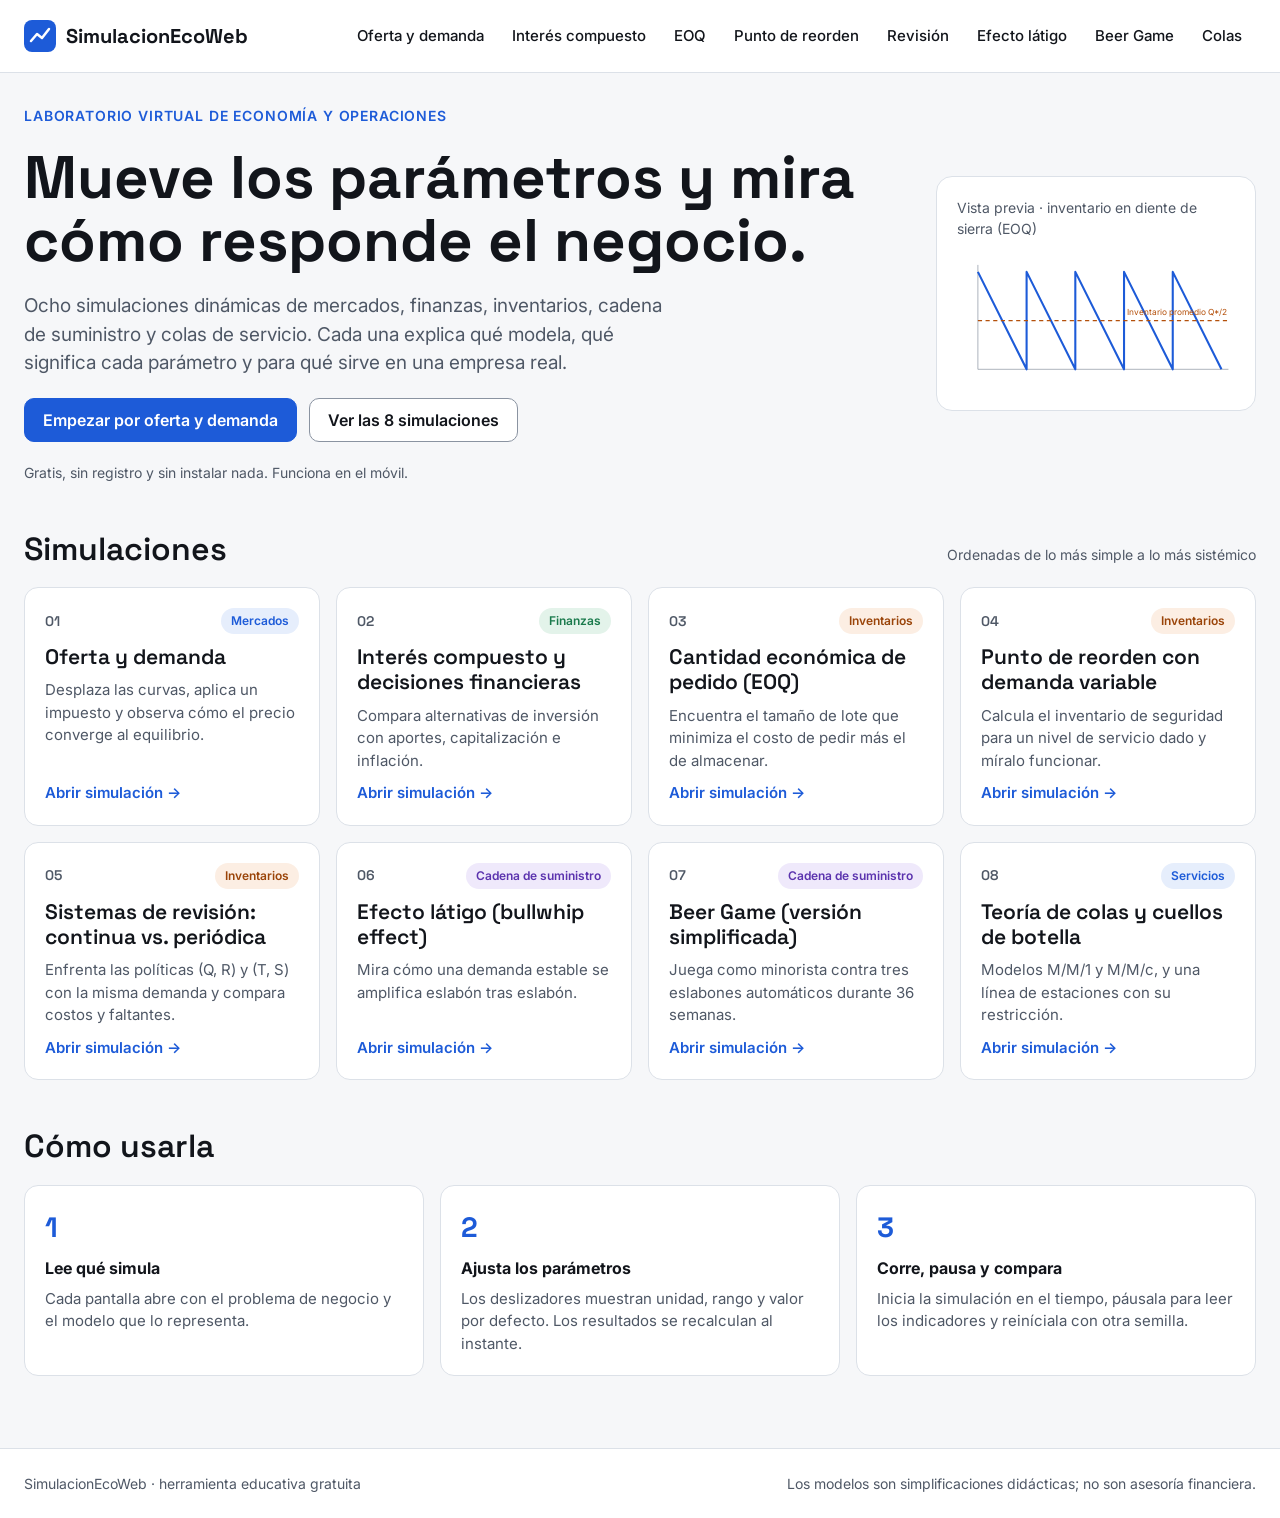
<file: public/index.html>
<!doctype html>
<html lang="es">
<head>
<meta charset="utf-8">
<meta name="viewport" content="width=device-width, initial-scale=1">
<title>SimulacionEcoWeb</title>
<meta name="description" content="SimulacionEcoWeb: ocho simulaciones dinámicas y gratuitas de economía y operaciones (oferta y demanda, interés compuesto, EOQ, punto de reorden, revisión de inventarios, efecto látigo, Beer Game y teoría de colas).">
<meta name="theme-color" content="#1D5BD8">
<link rel="icon" href="data:image/svg+xml,%3Csvg xmlns='http://www.w3.org/2000/svg' viewBox='0 0 32 32'%3E%3Crect width='32' height='32' rx='8' fill='%231D5BD8'/%3E%3Cpath d='M7 21 L13 14 L18 18 L25 9' fill='none' stroke='white' stroke-width='2.5' stroke-linecap='round' stroke-linejoin='round'/%3E%3C/svg%3E">
<link rel="preconnect" href="https://fonts.googleapis.com">
<link rel="preconnect" href="https://fonts.gstatic.com" crossorigin>
<link rel="stylesheet" href="https://fonts.googleapis.com/css2?family=Inter:wght@400;500;600;700&family=Space+Grotesk:wght@500;600;700&display=swap">
<link rel="stylesheet" href="css/tokens.css">
<link rel="stylesheet" href="css/base.css">
<link rel="stylesheet" href="css/components.css">
<link rel="modulepreload" href="js/app.js">
<script type="module" src="js/app.js"></script>
</head>
<body>
<a class="skip-link" href="#main" onclick="event.preventDefault();var m=document.querySelector('#main h1');if(m)m.focus();">Saltar al contenido</a>
<header class="site-header">
  <div class="container header-inner">
    <a class="brand" href="#/">
      <svg class="brand-logo" width="32" height="32" viewBox="0 0 32 32" aria-hidden="true" focusable="false"><rect width="32" height="32" rx="8"/><path d="M7 21 L13 14 L18 18 L25 9" fill="none" stroke-width="2.5" stroke-linecap="round" stroke-linejoin="round"/></svg>
      <span class="brand-name">SimulacionEcoWeb</span>
    </a>
    <nav class="sim-nav" aria-label="Simulaciones">
      <ul class="nav-list" id="nav-list"></ul>
      <label class="nav-select"><span class="sr-only">Ir a una simulación</span><select id="nav-select"></select></label>
    </nav>
  </div>
</header>
<main id="main" class="container" tabindex="-1">
  <noscript><p>SimulacionEcoWeb necesita JavaScript activado para ejecutar las simulaciones.</p></noscript>
</main>
<footer class="site-footer">
  <div class="container footer-inner">
    <span>SimulacionEcoWeb · herramienta educativa gratuita</span>
    <span>Los modelos son simplificaciones didácticas; no son asesoría financiera.</span>
  </div>
</footer>
</body>
</html>
</file>
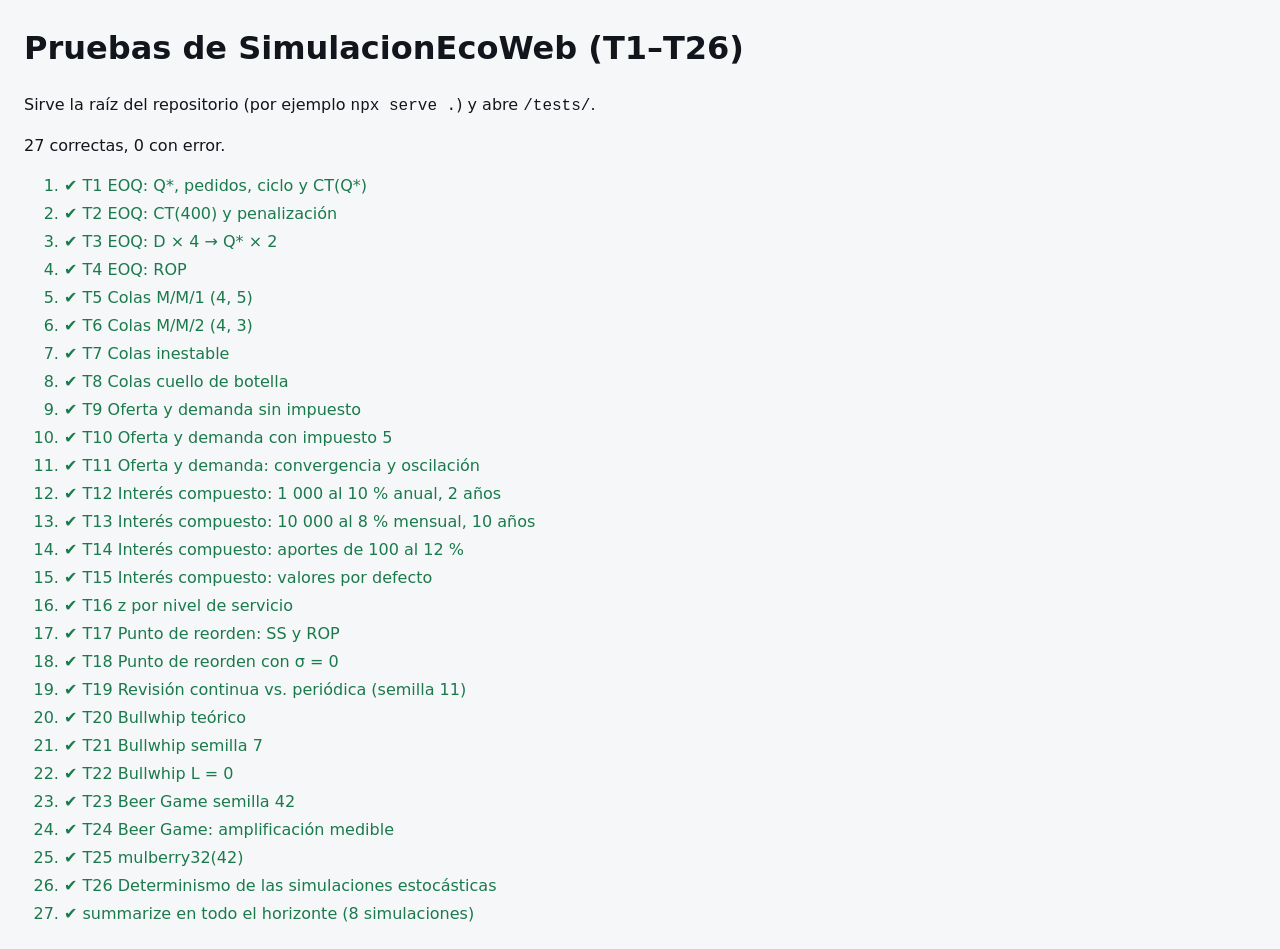
<file: tests/index.html>
<!doctype html>
<html lang="es">
<head>
<meta charset="utf-8">
<meta name="viewport" content="width=device-width, initial-scale=1">
<title>SimulacionEcoWeb · Pruebas</title>
<style>
  body { font: 16px/1.5 system-ui, sans-serif; margin: 24px; color: #12151B; background: #F6F7F9; }
  li { margin: 4px 0; } .ok { color: #1A7A4C; } .fail { color: #B3261E; } code { white-space: pre-wrap; }
</style>
</head>
<body>
<h1>Pruebas de SimulacionEcoWeb (T1–T26)</h1>
<p>Sirve la raíz del repositorio (por ejemplo <code>npx serve .</code>) y abre <code>/tests/</code>.</p>
<p id="summary" role="status">Ejecutando…</p>
<ol id="list"></ol>
<script type="module">
  import { cases, smoke } from './cases.mjs';
  const list = document.getElementById('list');
  let pass = 0, fail = 0;
  for (const [name, fn] of [...cases, ...smoke]) {
    const li = document.createElement('li');
    try { fn(); li.className = 'ok'; li.textContent = '✔ ' + name; pass++; }
    catch (e) { li.className = 'fail'; li.textContent = '✘ ' + name + ' — ' + e.message; fail++; }
    list.append(li);
  }
  document.getElementById('summary').textContent = `${pass} correctas, ${fail} con error.`;
  document.title = (fail ? '✘ ' : '✔ ') + document.title;
</script>
</body>
</html>
</file>
<file: public/css/tokens.css>
/* Tokens de diseño de SimulacionEcoWeb (README-handoff §5). */
:root {
  color-scheme: light dark;
  /* color */
  --bg: #F6F7F9; --surface: #FFFFFF; --surface-2: #EEF1F5; --line: #DCE1E8;
  --line-strong: #8A93A1;  /* bordes de controles, ≥ 3:1 */
  --ink: #12151B;          /* 18.3:1 sobre blanco */
  --muted: #4F5866;        /*  7.2:1 */
  --accent: #1D5BD8;       /*  5.9:1  acción, enlaces, serie 1 */
  --accent-hover: #163F99;
  --accent-soft: #E6EEFC;
  --on-accent: #FFFFFF;
  --accent-2: #B4500B;     /*  5.1:1  serie 2 */
  --accent-2-soft: #FCEEE3;
  --series-3: #0F7C80;     /*  5.0:1 */
  --series-4: #6B3FC4;     /*  6.7:1 */
  --ok: #1A7A4C;           /*  5.3:1 */
  --ok-soft: #E3F3EA;
  --warn: #9A4409;         /*  6.6:1 */
  --danger: #B3261E;       /*  6.5:1 */
  --danger-soft: #FBE9E7;
  --purple-soft: #EFE9FB; --purple-ink: #5B33AE;
  /* tipografía */
  --font-head: 'Space Grotesk', system-ui, sans-serif;
  --font-body: 'Inter', system-ui, sans-serif;
  --fs-display: clamp(30px, 4vw, 44px); --fs-hero: clamp(36px, 5vw, 60px);
  --fs-h2: 26px; --fs-h3: 18px; --fs-kpi: 24px; --fs-body: 16px; --fs-small: 13px;
  /* espacio y forma */
  --sp-1: 4px; --sp-2: 8px; --sp-3: 12px; --sp-4: 16px; --sp-5: 24px; --sp-6: 32px; --sp-7: 48px;
  --r-sm: 8px; --r-md: 12px; --r-lg: 14px; --r-pill: 999px;
  --tap: 44px; --container: 1280px;
  --gutter: 16px;
}

@media (prefers-color-scheme: dark) {
  :root {
    --bg: #0F1115; --surface: #171A21; --surface-2: #20242D; --line: #2C313C;
    --line-strong: #6B7383;
    --ink: #ECEEF2; --muted: #A9B1BE;
    --accent: #7EA6F5; --accent-hover: #A9C4F8; --accent-soft: #1C2A47; --on-accent: #0F1115;
    --accent-2: #F0A060; --accent-2-soft: #3A2616;
    --series-3: #5CC3C7; --series-4: #B49CF0;
    --ok: #5BC08C; --ok-soft: #16301F;
    --warn: #F0A060;
    --danger: #F2847C; --danger-soft: #3A1A18;
    --purple-soft: #2A2140; --purple-ink: #C8B6F5;
  }
}

@media (min-width: 640px) { :root { --gutter: 24px; } }
</file>
<file: public/css/base.css>
/* Reset, tipografía y foco. */
*, *::before, *::after { box-sizing: border-box; }
html { -webkit-text-size-adjust: 100%; text-size-adjust: 100%; }
body {
  margin: 0; min-height: 100vh; background: var(--bg); color: var(--ink);
  font-family: var(--font-body); font-size: var(--fs-body); line-height: 1.5;
  overflow-wrap: break-word;
}
h1, h2, h3 { font-family: var(--font-head); line-height: 1.15; margin: 0; }
h1 { font-size: var(--fs-display); font-weight: 700; }
h2 { font-size: var(--fs-h2); font-weight: 600; }
h3 { font-size: var(--fs-h3); font-weight: 600; }
p { margin: 0; }
img, svg { max-width: 100%; }
a { color: var(--accent); }
a:hover { color: var(--accent-hover); }
button, input, select { font: inherit; color: inherit; }
table { border-collapse: collapse; }

:focus-visible { outline: 3px solid var(--accent); outline-offset: 2px; }
a:focus-visible, button:focus-visible, input:focus-visible, select:focus-visible, summary:focus-visible {
  outline: 3px solid var(--accent); outline-offset: 2px;
}
h1:focus { outline: none; }
h1:focus-visible { outline: 3px solid var(--accent); outline-offset: 4px; }

.sr-only {
  position: absolute !important; width: 1px; height: 1px; padding: 0; margin: -1px;
  overflow: hidden; clip: rect(0 0 0 0); white-space: nowrap; border: 0;
}
.skip-link {
  position: absolute; left: var(--sp-2); top: -60px; z-index: 10; padding: var(--sp-2) var(--sp-4);
  background: var(--accent); color: var(--on-accent); border-radius: var(--r-sm); font-weight: 600;
}
.skip-link:focus { top: var(--sp-2); color: var(--on-accent); }

@media (prefers-reduced-motion: reduce) {
  *, *::before, *::after { transition: none !important; animation: none !important; scroll-behavior: auto !important; }
}
</file>
<file: public/css/components.css>
/* Componentes: cabecera, inicio, barra de control, deslizadores, KPI, gráficas, tablas y acordeones. */

.container { width: 100%; max-width: var(--container); margin-inline: auto; padding-inline: var(--gutter); }

/* ---------- Cabecera y navegación ---------- */
.site-header { background: var(--surface); border-bottom: 1px solid var(--line); }
.header-inner { display: flex; flex-wrap: wrap; align-items: center; justify-content: space-between; gap: var(--sp-2) var(--sp-5); padding-block: var(--sp-3); }
.brand { display: inline-flex; align-items: center; gap: 10px; min-height: var(--tap); color: var(--ink); text-decoration: none; }
.brand:hover { color: var(--ink); }
.brand-name { font-family: var(--font-head); font-weight: 700; font-size: 20px; }
.brand-logo rect { fill: var(--accent); }
.brand-logo path { stroke: var(--on-accent); }
.sim-nav { flex: 1 1 auto; min-width: 0; display: flex; justify-content: flex-end; }
.nav-list { list-style: none; margin: 0; padding: 2px; display: flex; gap: var(--sp-1); overflow-x: auto; scrollbar-width: thin; max-width: 100%; }
.nav-list a {
  display: inline-flex; align-items: center; min-height: var(--tap); padding: 0 var(--sp-3); border-radius: var(--r-sm);
  color: var(--ink); text-decoration: none; font-size: 15px; font-weight: 500; white-space: nowrap;
}
.nav-list a:hover { background: var(--surface-2); color: var(--ink); }
.nav-list a[aria-current="page"] { background: var(--accent-soft); color: var(--accent); font-weight: 600; }
.nav-select { display: none; width: 100%; }
.nav-select select, .select {
  min-height: var(--tap); width: 100%; padding: 0 var(--sp-3); border: 1px solid var(--line-strong);
  border-radius: var(--r-sm); background: var(--surface); color: var(--ink);
}
@media (max-width: 639.98px) {
  .nav-list { display: none; }
  .nav-select { display: block; }
  .sim-nav { flex-basis: 100%; }
}
@media (min-width: 640px) and (max-width: 1199.98px) {
  .sim-nav { flex-basis: 100%; justify-content: flex-start; }
}

.site-footer { border-top: 1px solid var(--line); background: var(--surface); margin-top: var(--sp-7); }
.footer-inner { display: flex; flex-wrap: wrap; justify-content: space-between; gap: var(--sp-3); padding-block: var(--sp-5); font-size: 14px; color: var(--muted); }

main { display: block; padding-block: var(--sp-6) var(--sp-5); }

/* ---------- Inicio ---------- */
.home { display: flex; flex-direction: column; gap: var(--sp-7); }
.hero { display: flex; flex-wrap: wrap; gap: 40px; align-items: center; }
.hero-text { flex: 999 1 480px; min-width: 0; display: flex; flex-direction: column; gap: 20px; }
.eyebrow { font-size: 14px; font-weight: 600; letter-spacing: .06em; text-transform: uppercase; color: var(--accent); }
.hero h1 { font-size: var(--fs-hero); line-height: 1.05; }
.hero-lead { font-size: 19px; color: var(--muted); max-width: 640px; }
.hero-actions { display: flex; flex-wrap: wrap; gap: var(--sp-3); }
.hero-figure { flex: 1 1 320px; min-width: 0; margin: 0; background: var(--surface); border: 1px solid var(--line); border-radius: 16px; padding: 20px; display: flex; flex-direction: column; gap: var(--sp-3); }
.hero-figure figcaption { font-size: 14px; color: var(--muted); }
.small-muted { font-size: 14px; color: var(--muted); }
.section-head { display: flex; flex-wrap: wrap; align-items: baseline; justify-content: space-between; gap: var(--sp-2); }
.section-head h2 { font-size: 32px; }
.home-section { display: flex; flex-direction: column; gap: 20px; }
.sim-cards { list-style: none; margin: 0; padding: 0; display: grid; grid-template-columns: repeat(auto-fill, minmax(min(100%, 280px), 1fr)); gap: var(--sp-4); }
.sim-card {
  display: flex; flex-direction: column; gap: 10px; height: 100%; padding: 20px; min-height: 196px;
  background: var(--surface); border: 1px solid var(--line); border-radius: var(--r-lg); color: var(--ink); text-decoration: none;
  transition: border-color .15s, box-shadow .15s;
}
.sim-card:hover { color: var(--ink); border-color: var(--accent); box-shadow: 0 2px 10px rgb(0 0 0 / .06); }
.sim-card-top { display: flex; align-items: center; justify-content: space-between; gap: var(--sp-2); }
.sim-num { font-family: var(--font-head); font-size: 14px; font-weight: 600; color: var(--muted); }
.tag { font-size: 12px; font-weight: 600; padding: 4px 10px; border-radius: var(--r-pill); }
.tag-Mercados, .tag-Servicios { background: var(--accent-soft); color: var(--accent); }
.tag-Finanzas { background: var(--ok-soft); color: var(--ok); }
.tag-Inventarios { background: var(--accent-2-soft); color: var(--warn); }
.tag-Cadena { background: var(--purple-soft); color: var(--purple-ink); }
.sim-card h3 { font-size: 21px; line-height: 1.2; }
.sim-card p { font-size: 15px; color: var(--muted); flex-grow: 1; }
.sim-card-cta { font-size: 15px; font-weight: 600; color: var(--accent); }
.steps { list-style: none; margin: 0; padding: 0; display: grid; grid-template-columns: repeat(auto-fit, minmax(min(100%, 240px), 1fr)); gap: var(--sp-4); }
.steps li { background: var(--surface); border: 1px solid var(--line); border-radius: var(--r-lg); padding: 20px; display: flex; flex-direction: column; gap: var(--sp-2); }
.step-num { font-family: var(--font-head); font-size: 28px; font-weight: 700; color: var(--accent); }
.steps span:last-child { color: var(--muted); font-size: 15px; }

/* ---------- Botones ---------- */
.btn {
  display: inline-flex; align-items: center; justify-content: center; gap: var(--sp-2);
  min-height: var(--tap); padding: 0 18px; border-radius: 10px; border: 1px solid var(--line-strong);
  background: var(--surface); color: var(--ink); font-weight: 600; text-decoration: none; cursor: pointer; white-space: nowrap;
}
.btn:hover { background: var(--surface-2); color: var(--ink); }
.btn-primary { background: var(--accent); border-color: var(--accent); color: var(--on-accent); }
.btn-primary:hover { background: var(--accent-hover); border-color: var(--accent-hover); color: var(--on-accent); }
.btn:disabled { cursor: not-allowed; opacity: .55; }
.btn:disabled:hover { background: var(--surface); }
.btn-primary:disabled:hover { background: var(--accent); }
.btn-icon { width: var(--tap); padding: 0; font-size: 22px; line-height: 1; }

/* ---------- Página de simulación ---------- */
.sim-page { display: flex; flex-direction: column; gap: var(--sp-5); }
.crumbs ol { list-style: none; margin: 0; padding: 0; display: flex; flex-wrap: wrap; gap: var(--sp-1); font-size: 14px; color: var(--muted); }
.crumbs li + li::before { content: "/"; margin-right: var(--sp-1); color: var(--muted); }
.crumbs a { display: inline-block; padding-block: 4px; }
.sim-head { display: flex; flex-direction: column; gap: var(--sp-3); }
.lead { color: var(--muted); font-size: 17px; max-width: 820px; }

.toolbar {
  display: flex; flex-wrap: wrap; align-items: center; gap: var(--sp-3) var(--sp-4);
  padding: var(--sp-3) var(--sp-4); background: var(--surface); border: 1px solid var(--line); border-radius: var(--r-lg);
}
.toolbar-status { display: flex; align-items: center; gap: var(--sp-3); flex-wrap: wrap; }
.badge { display: inline-flex; align-items: center; gap: 6px; padding: 4px 12px; border-radius: var(--r-pill); font-size: 14px; font-weight: 600; white-space: nowrap; }
.badge::before { content: ""; width: 8px; height: 8px; border-radius: 50%; background: currentColor; }
.badge[data-state="reset"] { background: var(--surface-2); color: var(--muted); }
.badge[data-state="running"] { background: var(--ok-soft); color: var(--ok); }
.badge[data-state="paused"], .badge[data-state="waiting"] { background: var(--accent-2-soft); color: var(--warn); }
.badge[data-state="done"] { background: var(--accent-soft); color: var(--accent); }
.clock { font-variant-numeric: tabular-nums; color: var(--muted); font-size: 15px; white-space: nowrap; }
.toolbar-buttons { display: flex; gap: var(--sp-2); flex-wrap: wrap; }
.toolbar-extra { display: flex; flex-wrap: wrap; align-items: center; gap: var(--sp-3); margin-left: auto; }
.field-inline { display: inline-flex; align-items: center; gap: var(--sp-2); font-size: 14px; color: var(--muted); }
.field-inline select, .field-inline input {
  min-height: var(--tap); padding: 0 var(--sp-2); border: 1px solid var(--line-strong); border-radius: var(--r-sm);
  background: var(--surface); color: var(--ink);
}
.field-inline input[type="number"] { width: 6.5em; }
.segmented { display: inline-flex; border: 1px solid var(--line-strong); border-radius: 10px; overflow: hidden; }
.segmented label { position: relative; display: inline-flex; align-items: center; min-height: var(--tap); padding: 0 14px; cursor: pointer; font-weight: 600; font-size: 14px; }
.segmented label + label { border-left: 1px solid var(--line-strong); }
.segmented input { position: absolute; opacity: 0; inset: 0; margin: 0; cursor: pointer; }
.segmented label:has(input:checked) { background: var(--accent); color: var(--on-accent); }
.segmented label:has(input:focus-visible) { outline: 3px solid var(--accent); outline-offset: 2px; z-index: 1; }

.sim-layout { container-type: inline-size; container-name: sim; }
.sim-grid { display: grid; grid-template-columns: minmax(0, 1fr); gap: var(--sp-5); align-items: start; }
.sim-grid > * { min-width: 0; }
.panel, .card { background: var(--surface); border: 1px solid var(--line); border-radius: var(--r-lg); }
.params-details > summary {
  display: flex; align-items: center; justify-content: space-between; min-height: var(--tap);
  padding: var(--sp-3) var(--sp-4); cursor: pointer; list-style: none; border-radius: var(--r-lg);
}
.params-details > summary::-webkit-details-marker { display: none; }
.params-details > summary::after, .explain-card > summary::after {
  content: ""; width: 10px; height: 10px; border-right: 2px solid var(--muted); border-bottom: 2px solid var(--muted);
  transform: rotate(45deg); margin: 0 4px 4px; flex: none;
}
.params-details[open] > summary::after, .explain-card[open] > summary::after { transform: rotate(-135deg); margin-bottom: -4px; }
.params-list { display: grid; grid-template-columns: minmax(0, 1fr); gap: var(--sp-4) var(--sp-5); padding: 0 var(--sp-4) var(--sp-4); }
.params-note { padding: 0 var(--sp-4) var(--sp-4); font-size: var(--fs-small); color: var(--muted); }
.results, .results-blocks { display: flex; flex-direction: column; gap: var(--sp-4); min-width: 0; }
.results-only .params { display: none; }

/* Móvil: control → KPIs → gráfica → parámetros → explicación */
.sim-grid > .params { order: 2; }
@container sim (min-width: 640px) {
  .sim-grid > .params { order: 0; }
  .params-list { grid-template-columns: repeat(2, minmax(0, 1fr)); }
}
@container sim (min-width: 900px) {
  .sim-grid:not(.results-only) { grid-template-columns: minmax(300px, 340px) minmax(0, 1fr); }
  .sim-grid:not(.results-only) .params { position: sticky; top: var(--sp-4); }
  .params-list { grid-template-columns: minmax(0, 1fr); }
}
@media (max-width: 639.98px) {
  .toolbar { padding: var(--sp-3); }
  .toolbar-buttons { display: grid; grid-template-columns: repeat(3, minmax(0, 1fr)); width: 100%; }
  .toolbar-buttons .btn { padding: 0 var(--sp-2); }
  .toolbar-extra { margin-left: 0; width: 100%; }
  .toolbar-extra .btn { flex: 1 1 auto; }
}

/* ---------- Deslizador ---------- */
.slider { display: flex; flex-direction: column; gap: 2px; }
.slider-top { display: flex; justify-content: space-between; align-items: baseline; gap: var(--sp-2); }
.slider label { font-weight: 500; font-size: 15px; }
.slider output { font-variant-numeric: tabular-nums; font-weight: 600; color: var(--accent); white-space: nowrap; font-size: 15px; }
.slider input[type="range"] { width: 100%; height: var(--tap); margin: 0; accent-color: var(--accent); cursor: pointer; background: transparent; }
.slider-hint { font-size: var(--fs-small); color: var(--muted); }
.check { display: flex; align-items: center; gap: var(--sp-3); min-height: var(--tap); font-weight: 500; cursor: pointer; }
.check input { width: 22px; height: 22px; margin: 0; accent-color: var(--accent); flex: none; }

/* ---------- KPI ---------- */
.kpis { display: grid; grid-template-columns: repeat(auto-fit, minmax(min(100%, 170px), 1fr)); gap: var(--sp-3); }
.kpis:empty { display: none; }
.kpi { background: var(--surface); border: 1px solid var(--line); border-radius: var(--r-md); padding: var(--sp-3) var(--sp-4); display: flex; flex-direction: column; gap: 2px; min-width: 0; }
.kpi-label { font-size: 14px; color: var(--muted); }
.kpi-value { font-family: var(--font-head); font-size: var(--fs-kpi); font-weight: 600; font-variant-numeric: tabular-nums; line-height: 1.2; }
.kpi-note { font-size: var(--fs-small); color: var(--muted); }
.kpi[data-tone="ok"] .kpi-value { color: var(--ok); }
.kpi[data-tone="danger"] .kpi-value { color: var(--danger); }
@media (max-width: 639.98px) {
  .kpis { grid-template-columns: repeat(2, minmax(0, 1fr)); }
  .kpi-value { font-size: 20px; }
}

/* ---------- Tarjetas de resultados ---------- */
.card { padding: var(--sp-4); display: flex; flex-direction: column; gap: var(--sp-3); min-width: 0; }
.card-head { display: flex; flex-wrap: wrap; justify-content: space-between; align-items: baseline; gap: var(--sp-2) var(--sp-4); }
.legend { list-style: none; margin: 0; padding: 0; display: flex; flex-wrap: wrap; gap: var(--sp-1) var(--sp-4); font-size: 14px; color: var(--muted); }
.legend li { display: inline-flex; align-items: center; gap: 6px; }
.legend svg { flex: none; overflow: visible; }
.chart-box { width: 100%; min-width: 0; }
.chart-box svg { display: block; width: 100%; height: auto; overflow: visible; }
.chart-box text { font-family: var(--font-body); font-size: 12px; fill: var(--muted); }
.chart-box .lbl { font-weight: 600; }
.chart-alt, .card-note { font-size: 14px; color: var(--muted); }
.note-box { padding: var(--sp-3) var(--sp-4); background: var(--surface-2); border-radius: var(--r-md); font-size: 14px; color: var(--muted); }

.data-table > summary { cursor: pointer; font-weight: 600; color: var(--accent); min-height: var(--tap); display: flex; align-items: center; width: fit-content; }
.table-scroll { overflow-x: auto; max-height: 420px; overflow-y: auto; border: 1px solid var(--line); border-radius: var(--r-sm); margin-top: var(--sp-2); }
.table-scroll:focus-visible { outline: 3px solid var(--accent); }
.tbl { width: 100%; font-size: 14px; font-variant-numeric: tabular-nums; }
.tbl caption { text-align: left; padding: var(--sp-2) var(--sp-3); color: var(--muted); font-size: 13px; caption-side: top; }
.tbl th, .tbl td { padding: 6px var(--sp-3); border-bottom: 1px solid var(--line); text-align: right; white-space: nowrap; }
.tbl thead th { position: sticky; top: 0; background: var(--surface-2); font-weight: 600; }
.tbl th:first-child, .tbl td:first-child { text-align: left; }
.tbl tbody th { font-weight: 500; }
.compare .tbl td, .compare .tbl th { white-space: normal; }
.compare .tbl td.best { font-weight: 700; color: var(--ok); }
.compare .table-scroll { max-height: none; margin-top: 0; }

.hbars { list-style: none; margin: 0; padding: 0; display: flex; flex-direction: column; gap: var(--sp-3); }
.hbar { display: grid; grid-template-columns: minmax(90px, 11em) minmax(0, 1fr) auto; gap: var(--sp-3); align-items: center; font-size: 14px; }
.hbar-track { height: 18px; background: var(--surface-2); border-radius: var(--r-pill); overflow: hidden; }
.hbar-fill { display: block; height: 100%; border-radius: var(--r-pill); transition: width .2s; }
.hbar-value { font-variant-numeric: tabular-nums; font-weight: 600; min-width: 4.5em; text-align: right; }
.hbar.strong .hbar-label, .hbar.strong .hbar-value { font-weight: 700; }
@media (max-width: 479.98px) {
  .hbar { grid-template-columns: minmax(0, 1fr) auto; }
  .hbar-track { grid-column: 1 / -1; grid-row: 2; }
}

.alert { padding: var(--sp-3) var(--sp-4); border-radius: var(--r-md); background: var(--danger-soft); color: var(--danger); border: 1px solid var(--danger); font-weight: 600; }

.roles { display: grid; grid-template-columns: repeat(auto-fit, minmax(min(100%, 170px), 1fr)); gap: var(--sp-3); }
.role { border-top: 4px solid var(--rc, var(--accent)); }
.role-head { display: flex; flex-wrap: wrap; justify-content: space-between; align-items: baseline; gap: 0 var(--sp-2); }
.role-who { font-size: 13px; color: var(--muted); }
.role dl { margin: 0; display: grid; grid-template-columns: 1fr auto; gap: 2px var(--sp-3); font-size: 14px; }
.role dt { color: var(--muted); }
.role dd { margin: 0; text-align: right; font-weight: 600; font-variant-numeric: tabular-nums; }
.role dd.danger { color: var(--danger); }

.turn { border: 2px solid var(--accent); }
.turn-info { display: flex; flex-wrap: wrap; gap: var(--sp-1) var(--sp-5); font-size: 15px; }
.turn-form { display: flex; flex-wrap: wrap; align-items: flex-end; gap: var(--sp-3); }
.stepper { display: flex; flex-direction: column; gap: 4px; }
.stepper label { font-weight: 500; font-size: 15px; }
.stepper-row { display: flex; gap: var(--sp-2); }
.stepper input { width: 5em; min-height: var(--tap); text-align: center; border: 1px solid var(--line-strong); border-radius: var(--r-sm); background: var(--surface); color: var(--ink); font-weight: 600; font-size: 18px; }

.counter-view { display: flex; flex-wrap: wrap; align-items: center; gap: var(--sp-4); }
.servers { display: flex; flex-wrap: wrap; gap: var(--sp-2); }
.server { width: 64px; padding: 6px; border-radius: var(--r-sm); border: 2px solid var(--line-strong); text-align: center; font-size: 12px; color: var(--muted); }
.server.busy { border-color: var(--ok); background: var(--ok-soft); color: var(--ok); font-weight: 600; }
.queue { display: flex; flex-wrap: wrap; align-items: center; gap: 4px; min-height: 28px; }
.queue-dot { width: 14px; height: 14px; border-radius: 50%; background: var(--accent-2); }
.queue-more { font-size: 13px; font-weight: 600; color: var(--warn); margin-left: 4px; }
.queue-label { font-size: 13px; color: var(--muted); }

/* ---------- Entender la simulación ---------- */
.explain { display: flex; flex-direction: column; gap: var(--sp-4); margin-top: var(--sp-3); }
.explain-grid { display: grid; grid-template-columns: repeat(auto-fit, minmax(min(100%, 280px), 1fr)); gap: var(--sp-4); align-items: start; }
.explain-card { background: var(--surface); border: 1px solid var(--line); border-radius: var(--r-lg); }
.explain-card > summary { display: flex; justify-content: space-between; align-items: center; gap: var(--sp-2); min-height: var(--tap); padding: var(--sp-3) var(--sp-4); cursor: pointer; list-style: none; border-radius: var(--r-lg); }
.explain-card > summary::-webkit-details-marker { display: none; }
.explain-body { padding: 0 var(--sp-4) var(--sp-4); display: flex; flex-direction: column; gap: var(--sp-3); font-size: 15px; }
.explain-body ul { margin: 0; padding-left: 1.2em; display: flex; flex-direction: column; gap: 6px; }
.formulas { display: flex; flex-direction: column; gap: 4px; padding: var(--sp-3); background: var(--surface-2); border-radius: var(--r-sm); font-family: ui-monospace, SFMono-Regular, Menlo, Consolas, monospace; font-size: 14px; }
.formulas code { white-space: normal; }

.not-found { display: flex; flex-direction: column; gap: var(--sp-3); }
</file>
